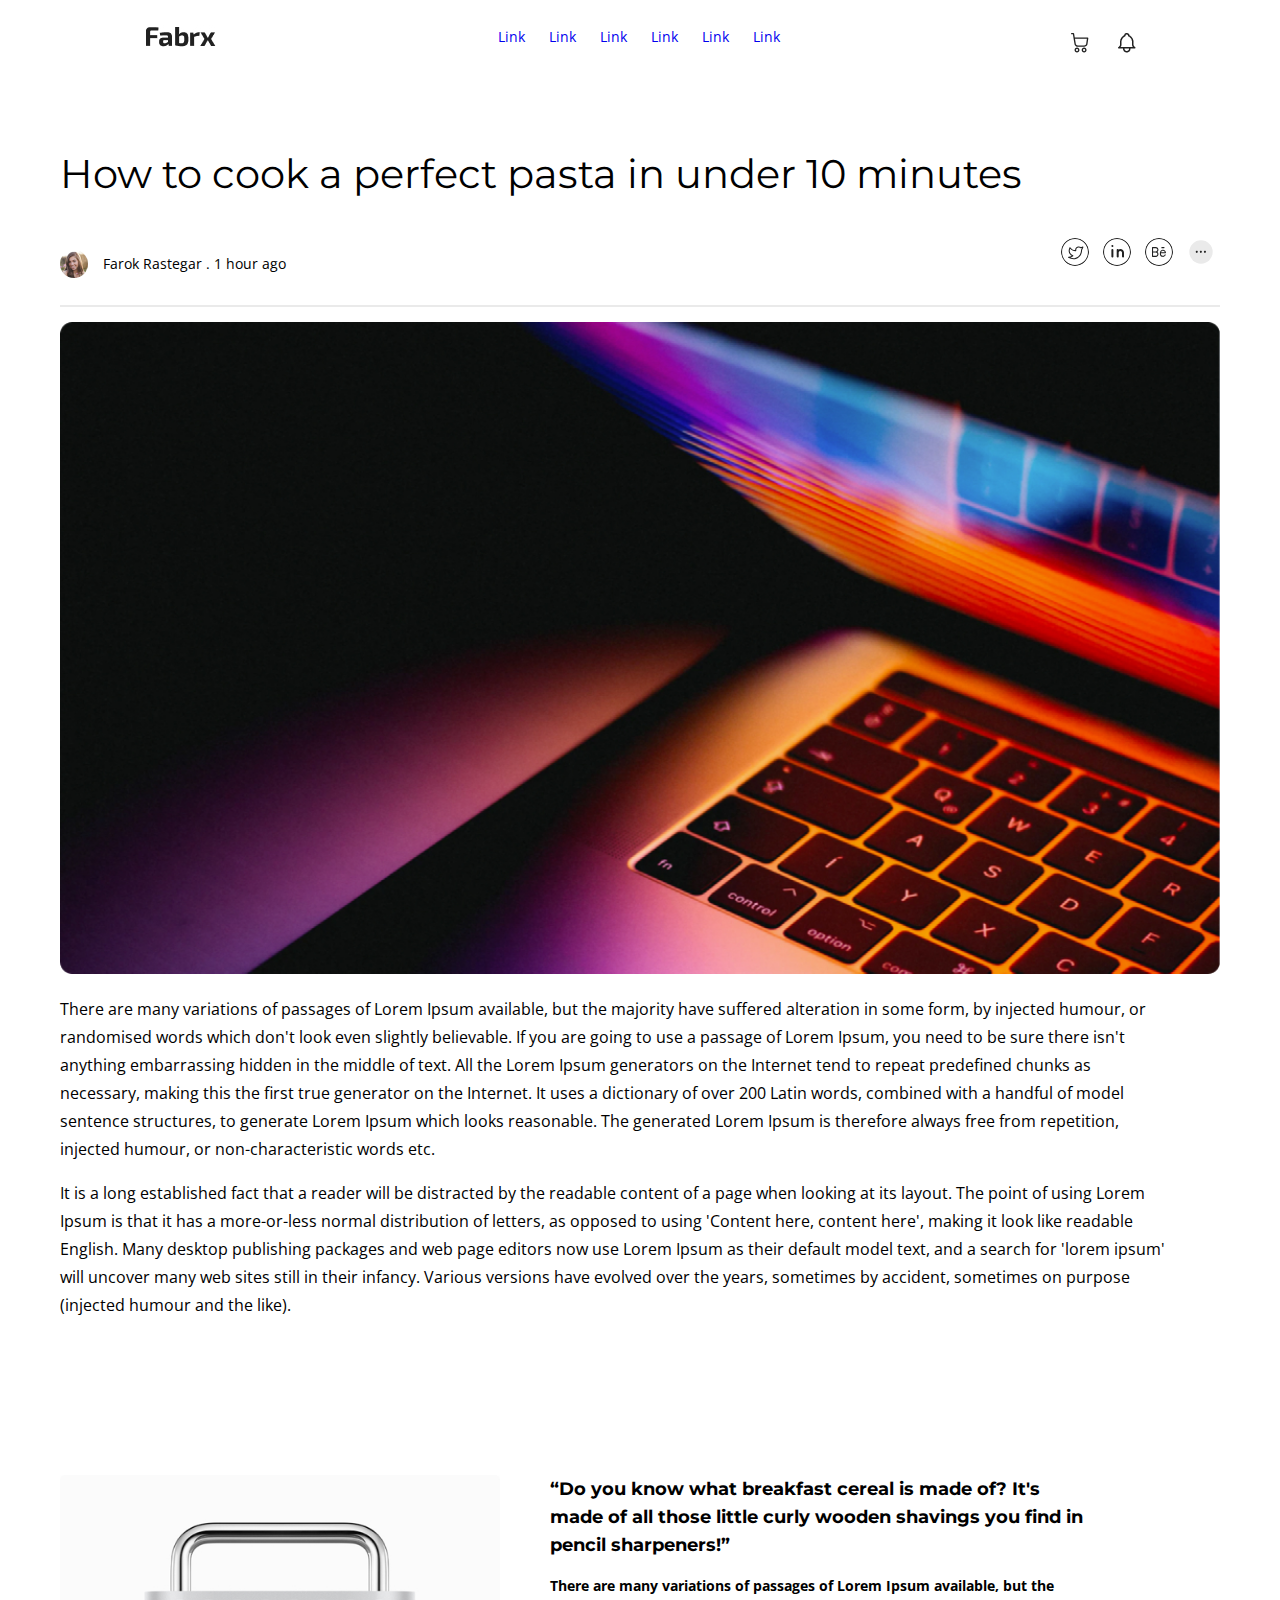
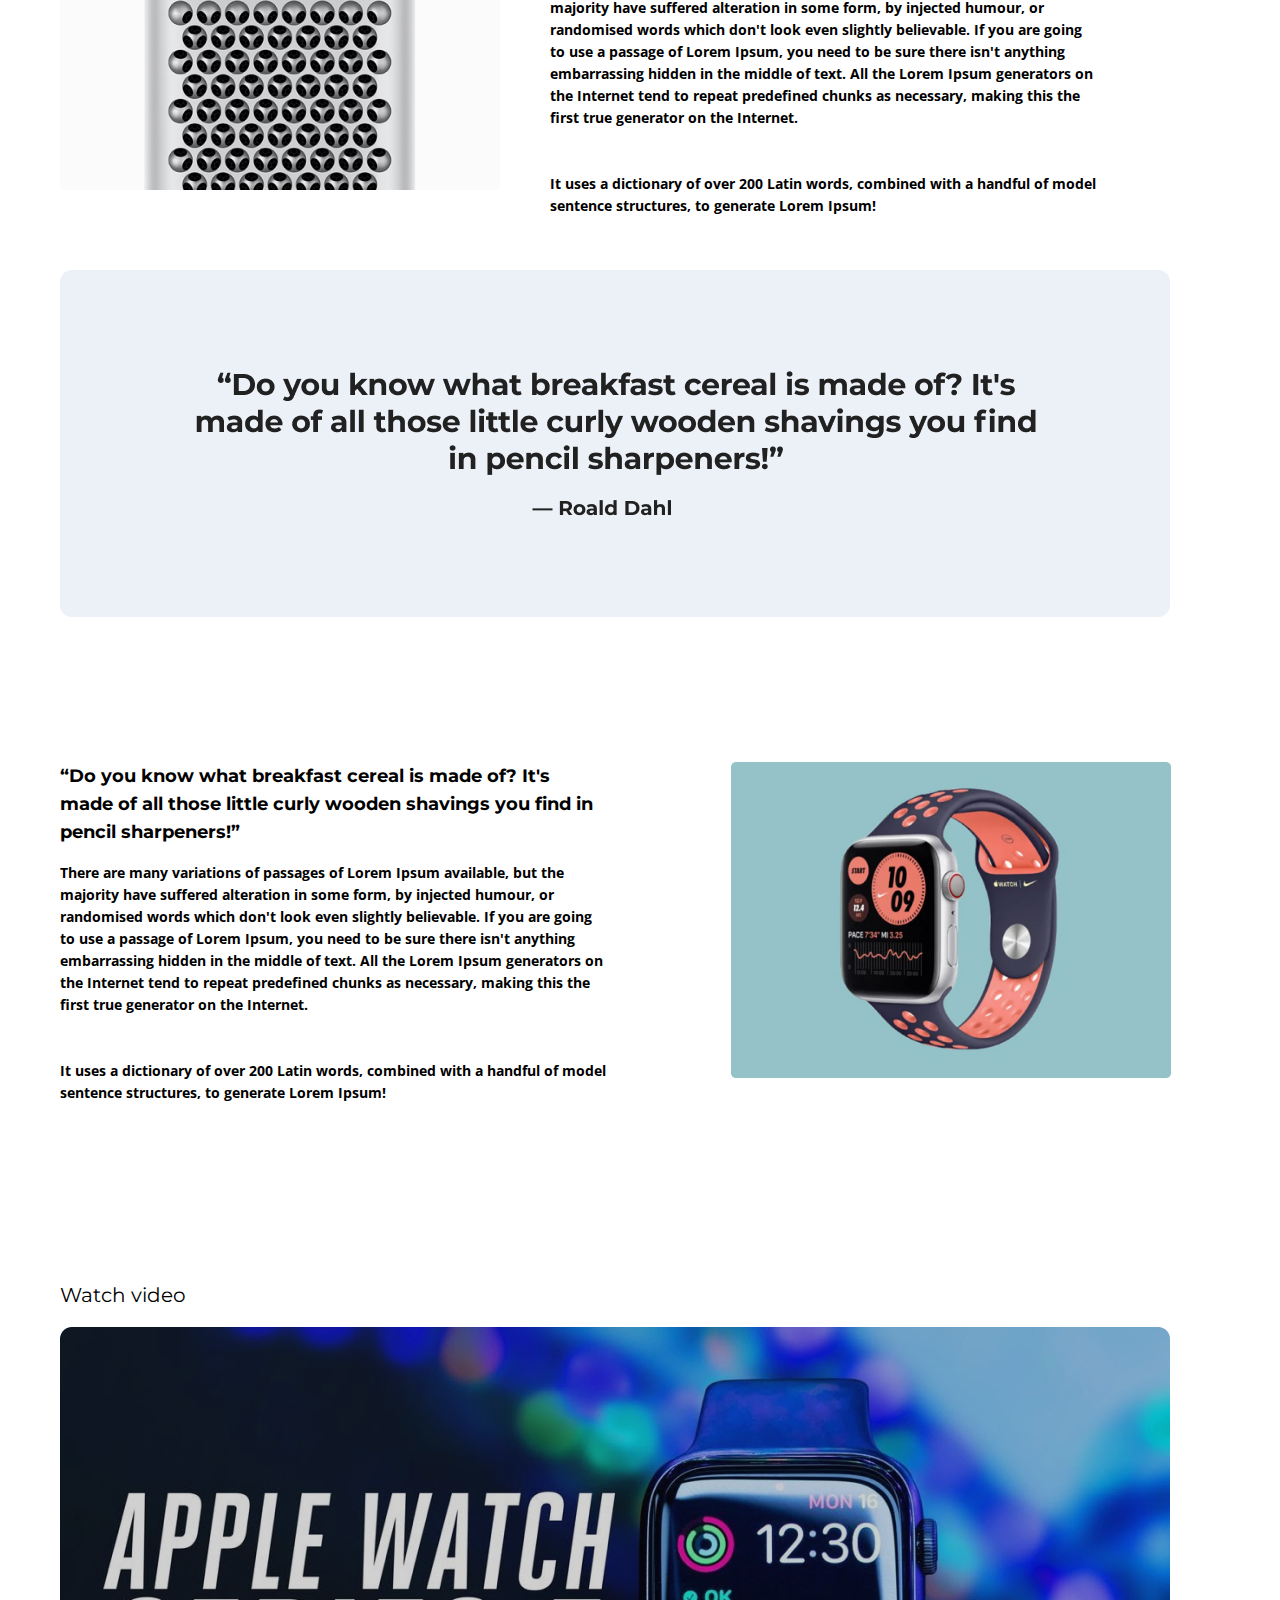
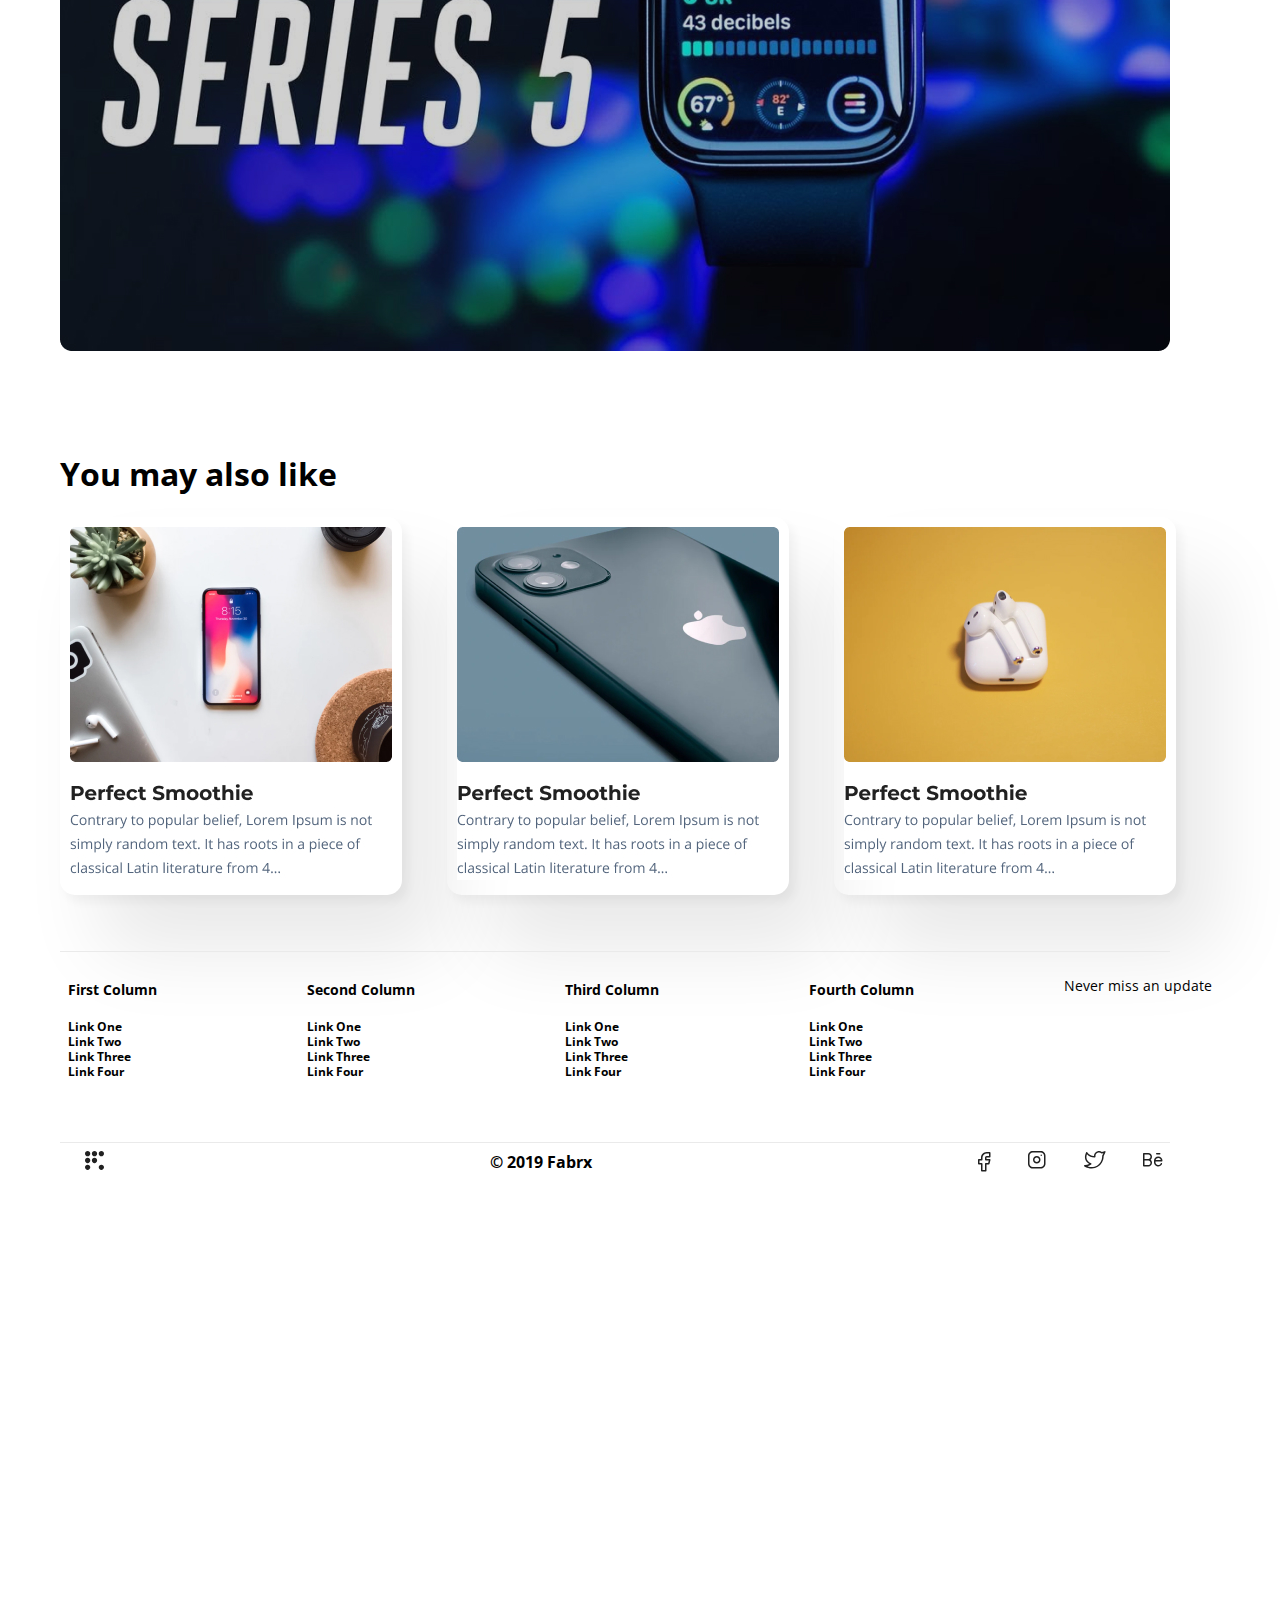
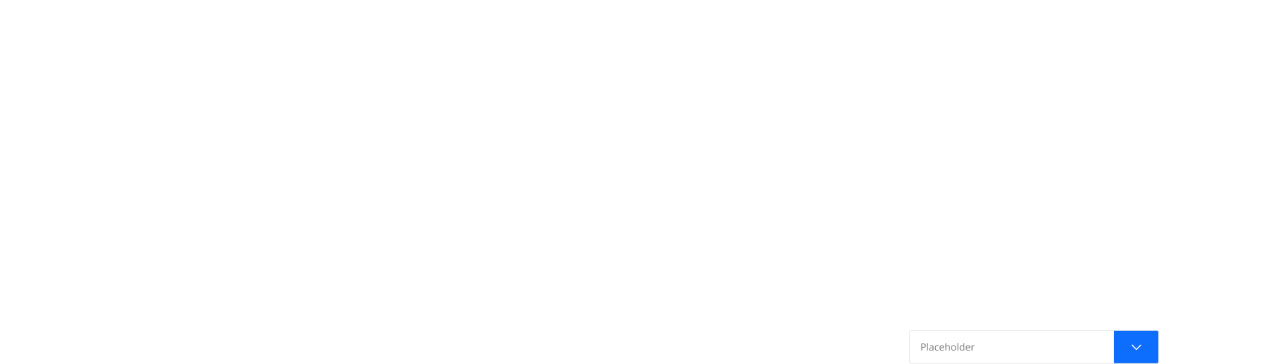
<file: frontendIlkders/index.html>
<!DOCTYPE html>
<html lang="en">
<head>
    <meta charset="UTF-8">
    <meta http-equiv="X-UA-Compatible" content="IE=edge">
    <meta name="viewport" content="width=device-width, initial-scale=1.0">
    <link rel="preconnect" href="https://fonts.googleapis.com">
    <link rel="preconnect" href="https://fonts.gstatic.com" crossorigin>
    <link href="https://fonts.googleapis.com/css2?family=Montserrat:wght@700&family=Open+Sans&display=swap" rel="stylesheet">

    <title>Blog Page</title>
    <link rel="stylesheet" href="assets/css/main.css">
</head>
<body>
    <header>
        <div class="logo">
            <img src="assets/image/Logo.jpg" alt="">
        </div>
        <div class="navbar">
            <a href="#">Link</a>
            <a href="#">Link</a>
            <a href="#">Link</a>
            <a href="#">Link</a>
            <a href="#">Link</a>
            <a href="#">Link</a>

        </div>
        <div class="icons">
            <img src="assets/image/Icon 01.svg" alt="">
            <img src="assets/image/Icon 02.png" alt="">
        </div>
    </header>
    <div class="container">
        <div class="ilkdiv">
            <div class="buyukyazi">
            <p> How to cook a perfect pasta in under 10 minutes</p> 
            </div>
            <div class="eklentileri">
                <div class="resim">
                    <img src="assets/image/Image.jpg" alt="">
                    <p>Farok Rastegar . 1 hour ago</p>
                </div>
                <div class="icons">
                    <img src="assets/image/Twitterİcons.svg" alt="">
                    <img src="assets/image/Linkedinİcons.svg" alt="">
                    <img src="assets/image/Beİcons.svg" alt="">
                    <img src="assets/image/fill.svg" alt="">
                </div>
                
            </div>
            
            <img class="dvider" src="assets/image/Divider.jpg" alt="">
        </div>
        <div class="ikincidiv">
            <div class="image">
                <img src="assets/image/12px.jpg" alt="">
            </div>
            <div class="message">      
                <p>There are many variations of passages of Lorem Ipsum available, but the majority have suffered alteration in some form, by injected humour, or randomised words which don't look even slightly believable. If you are going to use a passage of Lorem Ipsum, you need to be sure there isn't anything embarrassing hidden in the middle of text. All the Lorem Ipsum generators on the Internet tend to repeat predefined chunks as necessary, making this the first true generator on the Internet. It uses a dictionary of over 200 Latin words, combined with a handful of model sentence structures, to generate Lorem Ipsum which looks reasonable. The generated Lorem Ipsum is therefore always free from repetition, injected humour, or non-characteristic words etc.</p>

                <p>It is a long established fact that a reader will be distracted by the readable content of a page when looking at its layout. The point of using Lorem Ipsum is that it has a more-or-less normal distribution of letters, as opposed to using 'Content here, content here', making it look like readable English. Many desktop publishing packages and web page editors now use Lorem Ipsum as their default model text, and a search for 'lorem ipsum' will uncover many web sites still in their infancy. Various versions have evolved over the years, sometimes by accident, sometimes on purpose (injected humour and the like).</p>
            </div>
        </div>
        <div class="ucuncudiv">
            <div class="icresim">
                <img src="assets/image/6px.jpg" alt="">
            </div>
            <div class="bilgilendirmemesaji">
                <div class="buyukyazi">
                        <h1>“Do you know what breakfast cereal is made of? It's made of all those little curly wooden shavings you find in pencil sharpeners!”</h1>
                </div>
                <div class="kucukyazi">
                    <h4>There are many variations of passages of Lorem Ipsum available, but the majority have suffered alteration in some form, by injected humour, or randomised words which don't look even slightly believable. If you are going to use a passage of Lorem Ipsum, you need to be sure there isn't anything embarrassing hidden in the middle of text. All the Lorem Ipsum generators on the Internet tend to repeat predefined chunks as necessary, making this the first true generator on the Internet.<br><br><br>                   It uses a dictionary of over 200 Latin words, combined with a handful of model sentence structures, to generate Lorem Ipsum!</h4>
                </div>
            </div>
        </div>
        <div class="dorduncudiv">
            <img src="assets/image/Quote.jpg" alt="">
        </div>
        <div class="besincidiv">
            
            <div class="bilgilendirmemesaji">
                <div class="buyukyazi">
                        <h1>“Do you know what breakfast cereal is made of? It's made of all those little curly wooden shavings you find in pencil sharpeners!”</h1>
                </div>
                <div class="kucukyazi">
                    <h4>There are many variations of passages of Lorem Ipsum available, but the majority have suffered alteration in some form, by injected humour, or randomised words which don't look even slightly believable. If you are going to use a passage of Lorem Ipsum, you need to be sure there isn't anything embarrassing hidden in the middle of text. All the Lorem Ipsum generators on the Internet tend to repeat predefined chunks as necessary, making this the first true generator on the Internet.<br><br><br>                   It uses a dictionary of over 200 Latin words, combined with a handful of model sentence structures, to generate Lorem Ipsum!</h4>
                </div>
            </div>
            <div class="icresim">
                <img src="assets/image/saat.jpg" alt="">
            </div>
        </div>
        <div class="altincidiv">
            <div class="kucukyazi">
                <p>Watch video</p>
            </div>
            <div class="videoimage">
                <img src="assets/image/video.jpg" alt="">
            </div>
        </div>
        <div class="yedincidiv">
            <div class="buyukyazi">
                <h1>You may also like</h1>
                <div class="ornekler">
                    <div class="ornek">
                        <img src="assets/image/Frame 227.jpg" alt="">
                    </div>
                    <div class="ornek">
                        <img src="assets/image/2.ornek.jpg" alt="">
                    </div>
                    <div class="ornek">
                        <img src="assets/image/3.ornek.jpg" alt="">
                    </div>
                </div>
            </div>
        </div>
        
    </div>
    <div class="dvider"><img src="assets/image/Divider.jpg" alt=""></div>
    <footer>
            <div class="ustkisim">
                <div class="sutun"><h4>First Column</h4><h5>Link One <br> Link Two <br> Link Three <br> Link Four</h5></div>
                <div class="sutun"><h4>Second Column</h4><h5>Link One <br> Link Two <br> Link Three <br> Link Four</h5></div>
                <div class="sutun"><h4>Third Column</h4><h5>Link One <br> Link Two <br> Link Three <br> Link Four</h5></div>
                <div class="sutun"><h4>Fourth Column</h4><h5>Link One <br> Link Two <br> Link Three <br> Link Four</h5></div>
                <div class="yankisim"><p>Never miss an update</p><img src="assets/image/Form Input Variable.jpg" alt=""></div>
            </div>
            <div class="dvider"><img src="assets/image/Divider.jpg" alt=""></div>
            <div class="altkisim">
                <div class="sollogo"><img src="assets/image/sonlogo.svg" alt=""></div>
                <div class="tarih"><h3>© 2019 Fabrx </h3></div>
                <div class="sosyalmedya">
                    <img src="assets/image/facebook.svg" alt="">
                    <img src="assets/image/insta.svg" alt="">
                    <img src="assets/image/twitter.svg" alt="">
                    <img src="assets/image/bee.svg" alt="">


                </div>
            </div>
    </footer>
    
</body>
</html>
</file>
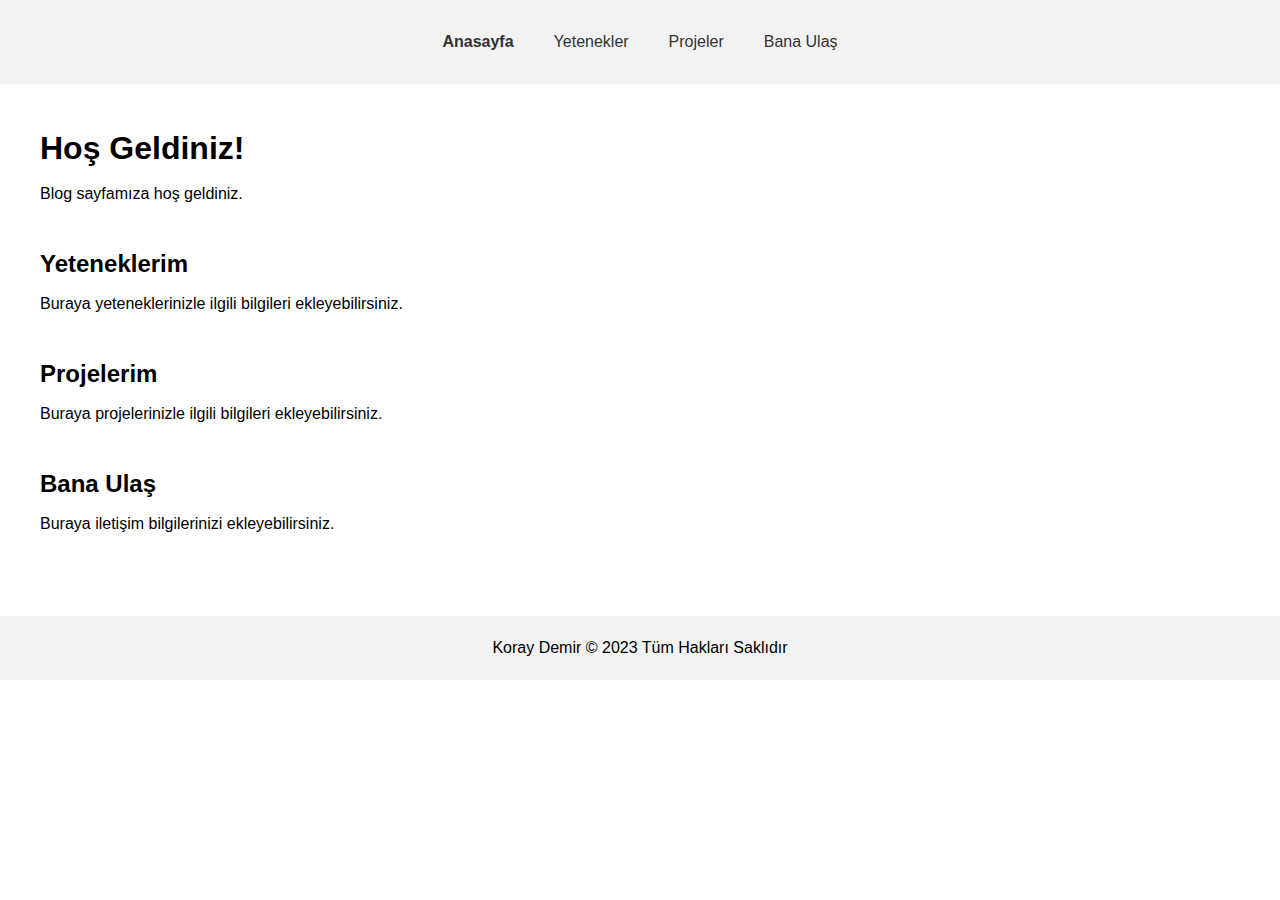
<file: MyBlog/main.html>
<!DOCTYPE html>
<html lang="tr">
<head>
  <meta charset="UTF-8">
  <meta name="viewport" content="width=device-width, initial-scale=1.0">
  <title>Blog Sayfası</title>
  <link rel="stylesheet" href="assets/css/main.css">
</head>
<body>
  <header>
    <nav>
      <div class="navbar">
        <a href="#" class="active">Anasayfa</a>
        <a href="#">Yetenekler</a>
        <a href="#">Projeler</a>
        <a href="#">Bana Ulaş</a>
      </div>
    </nav>
  </header>

  <main>
    <section>
      <h1>Hoş Geldiniz!</h1>
      <p>Blog sayfamıza hoş geldiniz.</p>
    </section>

    <section>
      <h2>Yeteneklerim</h2>
      <p>Buraya yeteneklerinizle ilgili bilgileri ekleyebilirsiniz.</p>
    </section>

    <section>
      <h2>Projelerim</h2>
      <p>Buraya projelerinizle ilgili bilgileri ekleyebilirsiniz.</p>
    </section>

    <section>
      <h2>Bana Ulaş</h2>
      <p>Buraya iletişim bilgilerinizi ekleyebilirsiniz.</p>
    </section>
  </main>

  <footer>
    <p>Koray Demir &copy; 2023 Tüm Hakları Saklıdır</p>
  </footer>
</body>
</html>
</file>
<file: frontendIlkders/assets/css/main.css>
body {
    background-color: white;
    margin: 0;
    font-family: 'Open Sans', sans-serif;
}

.container {
    margin: 0 auto;
    padding-top: 15px;
    display: block;
    width: 1160px;
    text-align: left;
} 


header {
    display: flex;
    justify-content: space-around;
    margin-top: 25px;
    margin-left: 10px;
    font-size: 14px;
    line-height: 24px;
}

header .navbar a {
    text-decoration: none;
    margin: 10px;
}
.ilkdiv {

    padding-top: 15px;
    display: block;
    margin: 0 auto;
    width: 1160px;
    text-align: left;
}
.ilkdiv .buyukyazi {
    font-family: 'Montserrat', sans-serif;
    max-width: 1000px;
    margin-top: 5%;
    margin-bottom: 2.5%;
    font-size: 40px;
    line-height: 48px;
}

.eklentileri {
    max-width: 1160px;
    display: flex;
    justify-content: space-between;
    margin: auto;
}

.resim {
    align-items: center;
    display: flex;
}
.resim p{
    margin-left: 15px;
    font-size: 14px;
    line-height: 24px;
    align-content: center;
}
.eklentileri img {
    height: 28px;
    width: 28px;
    border-radius: 250px;
}

.icons img {
    margin-inline: 5px;
}

.dvider {
    padding-top: 15px;
    display: block;
    margin: 0 auto;
    width: 1160px;
    height: 2px;
}
.ikincidiv {
    padding-top: 15px;
    display: block;
    margin: 0 auto;
    width: 1160px;
    text-align: left;
}
.ikincidiv img {
    width: 100%;
    justify-content: center;    
}

.ikincidiv p {
    width: 1112px;
    font-size: 16px;
    line-height: 28px;
}

.ucuncudiv {
    padding-top: 140px;
    display: flex;
    margin: 0 auto;
    width: 1160px;
    text-align: left;
    margin-bottom: 75px;
    /* align-items: center; */
    /* justify-content: center; */
    /* flex-direction: row; */
}
.ucuncudiv img {
    width: 440px;
}
.bilgilendirmemesaji {
    display: block;
}
.ucuncudiv h1 {
    font-family: 'Montserrat', sans-serif;
    margin: 0;
    display: block;
    max-width: 550px;
    width: 546px;
    height: 90px;
    padding-bottom: 10px;
    padding-left: 50px;
    font-size: 18px;
    line-height: 28px;
}
.ucuncudiv .kucukyazi h4{
    display: inl;
    max-height: auto;
    width: 546px;
    margin: 0;
    height: 90px;
    font-size: 14px;
    margin-left: 50px;
    line-height: 22px;
}
.kucukyazi h4{
    display: inl;
    max-height: auto;
    width: 546px;
    margin: 0;
    height: 90px;
    font-size: 14px;
    line-height: 22px;
}

.besincidiv {
    padding-top: 140px;
    display: flex;
    margin: 0 auto;
    width: 1160px;
    text-align: left;
    margin-bottom: 200px;
    /* align-items: center; */
    /* justify-content: center; */
    /* flex-direction: row; */
}
.besincidiv img {
    padding-left: 125px;
    width: 440px;
}

.besincidiv h1 {
    font-family: 'Montserrat', sans-serif;
    margin: 0;
    display: block;
    max-width: 550px;
    width: 546px;
    height: 90px;
    padding-bottom: 10px;
    font-size: 18px;
    line-height: 28px;
}

.altincidiv p {
    font-family: 'Montserrat', sans-serif;
    font-size: 20px;
}

.altincidiv  {
    padding-bottom: 75px;
}

.ornekler {
    display: flex;
    gap: 45px;
    padding-bottom: 25px;
}

.ornekler .ornek {
    border-radius: 15px;
    padding: 10px;
    backdrop-filter: 25px;
    box-shadow:
    5.1px 7px 10px rgba(0, 0, 0, 0.045),
    41px 56px 80px rgba(0, 0, 0, 0.09)
    ;
}
footer{
    font-size: 14px;
}
.ustkisim {
    margin-top: 25px;
    display: flex;
    gap: 150px;
    justify-content: center;
}

.sutun {
    margin-bottom: 15px;
}

.ustkisim .yankisim  {
    display: flex;
    flex-direction: column;
    /* width: 00px; */
    align-items: center;
    justify-self: right;
}

.ustkisim .yankisim img {
    position: absolute;
    top: 570%;
    width: 250px;
    left: 71%;
}

.altkisim {
    padding: 5px;
    margin-top: 25px;
    margin: 0 auto;
    max-width: 1110px;
    display: flex;
    align-items: center;
    justify-content: space-between;
}

.sosyalmedya img {
    display: inline;
    padding-right: 30px;
    gap: 50px;
}
</file>
<file: MyBlog/assets/css/main.css>
/* Reset CSS */
* {
    margin: 0;
    padding: 0;
    box-sizing: border-box;
  }
  
  body {
    font-family: Arial, sans-serif;
    line-height: 1.5;
  }
  
  header {
    text-align: center;
    padding: 20px 0;
    background-color: #f2f2f2;
  }
  
  .navbar {
    display: flex;
    justify-content: center;
    gap: 20px;
  }
  
  .navbar a {
    text-decoration: none;
    color: #333;
    padding: 10px;
  }
  
  .navbar a.active {
    font-weight: bold;
  }
  
  main {
    padding: 40px;
  }
  
  section {
    margin-bottom: 40px;
  }
  
  h1, h2 {
    margin-bottom: 10px;
  }
  
  footer {
    text-align: center;
    padding: 20px;
    background-color: #f2f2f2;
  }
</file>
